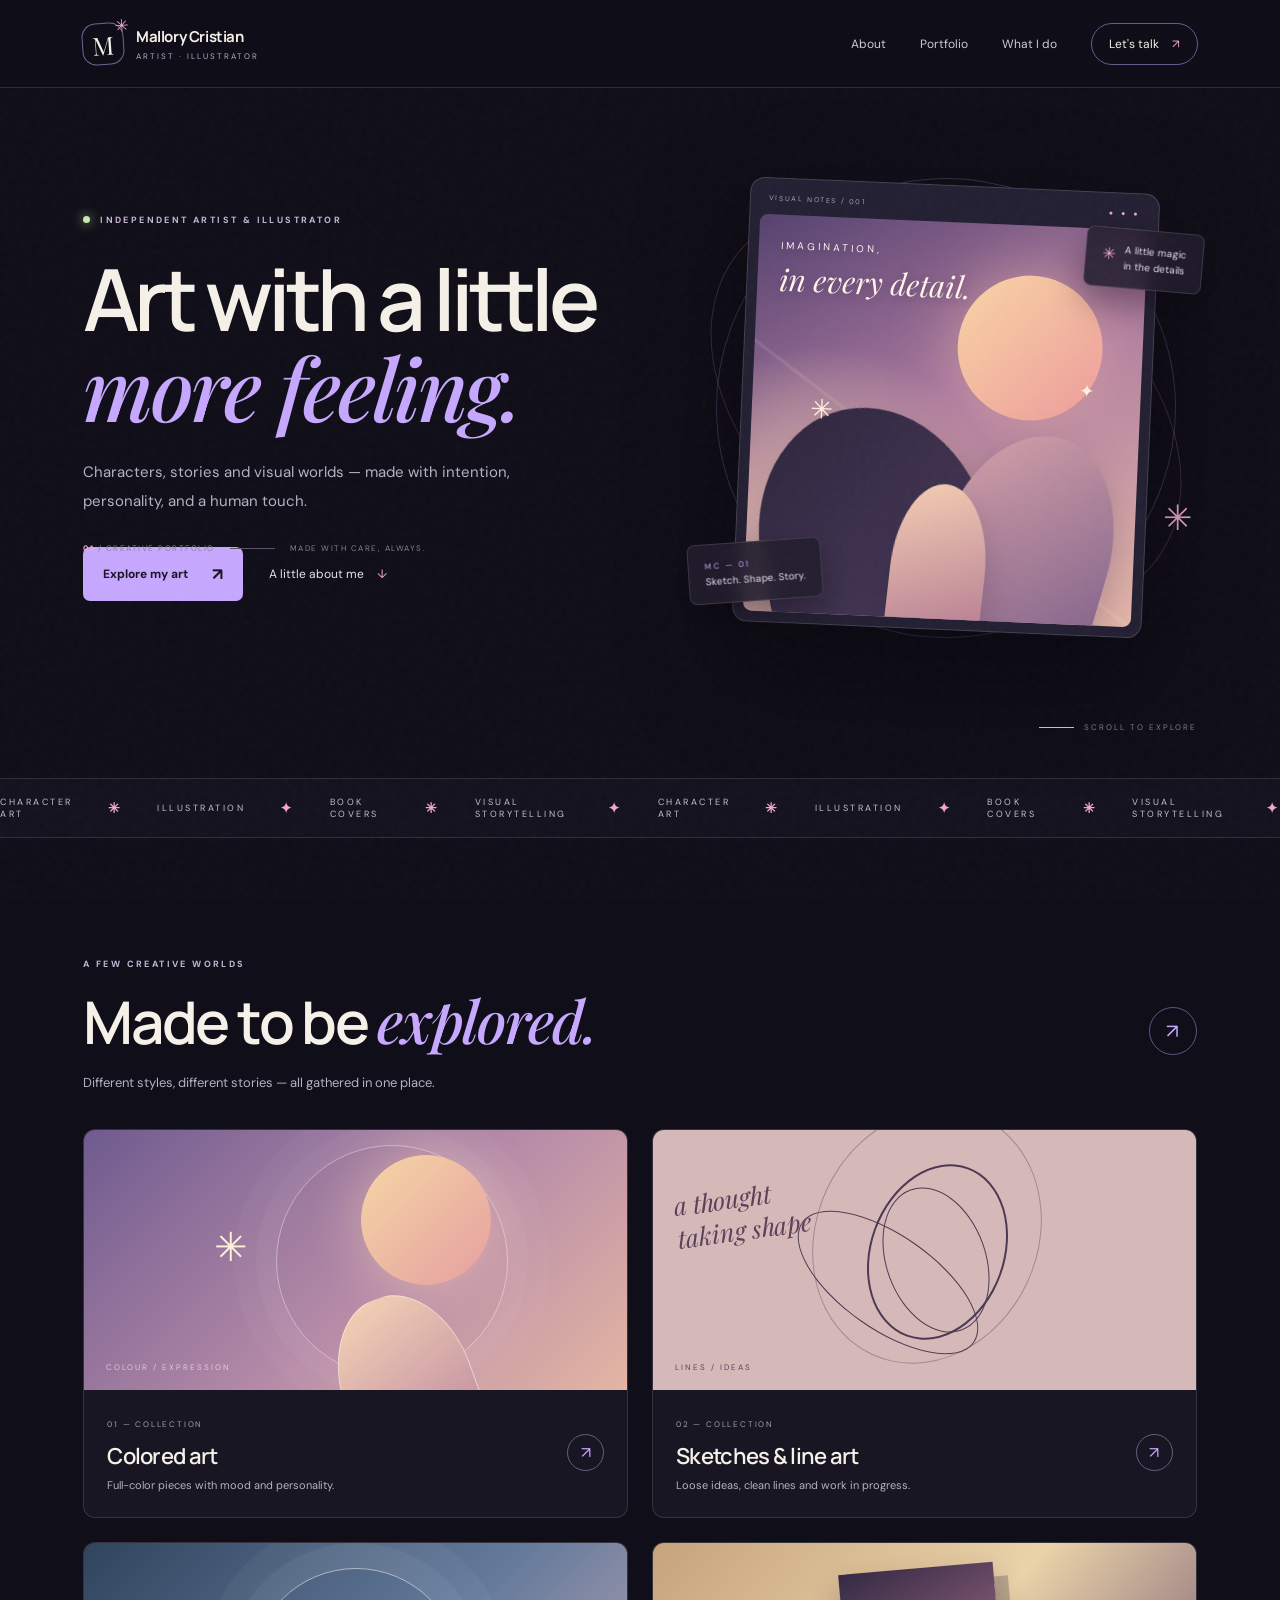
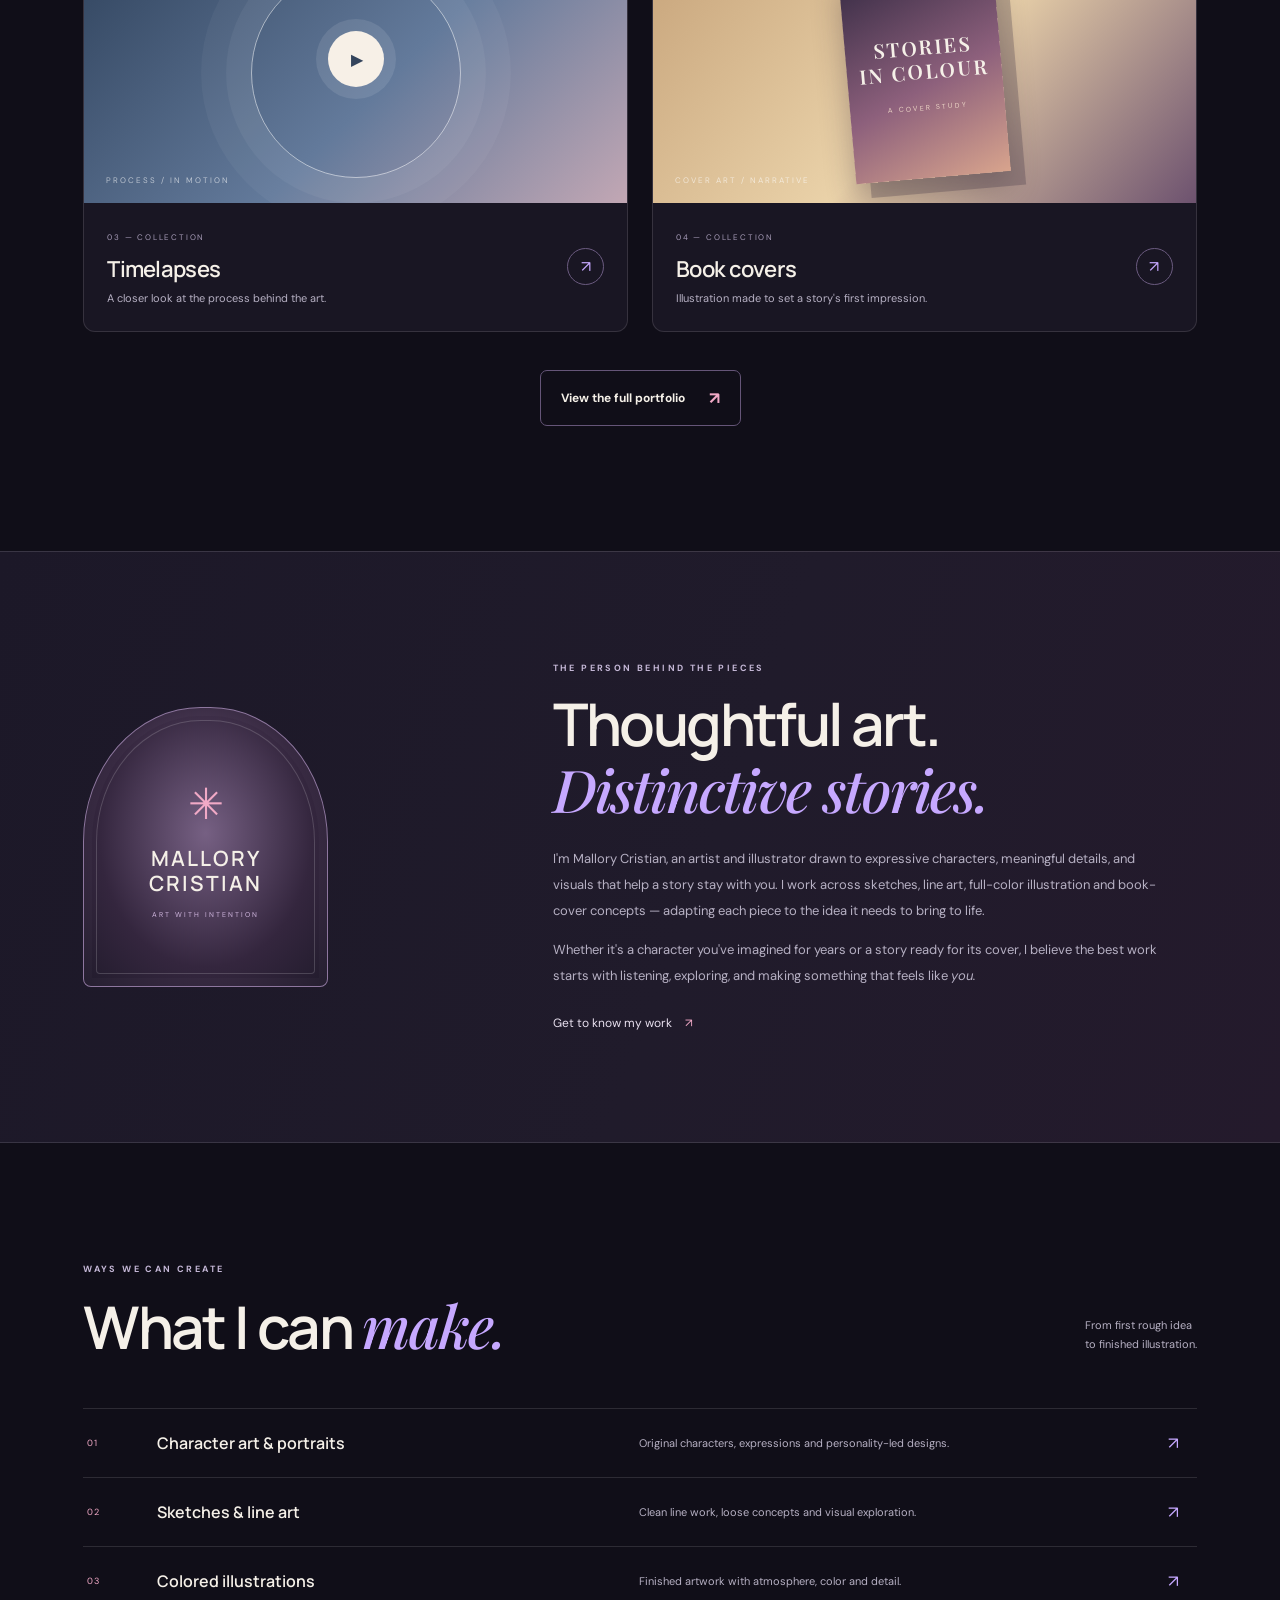
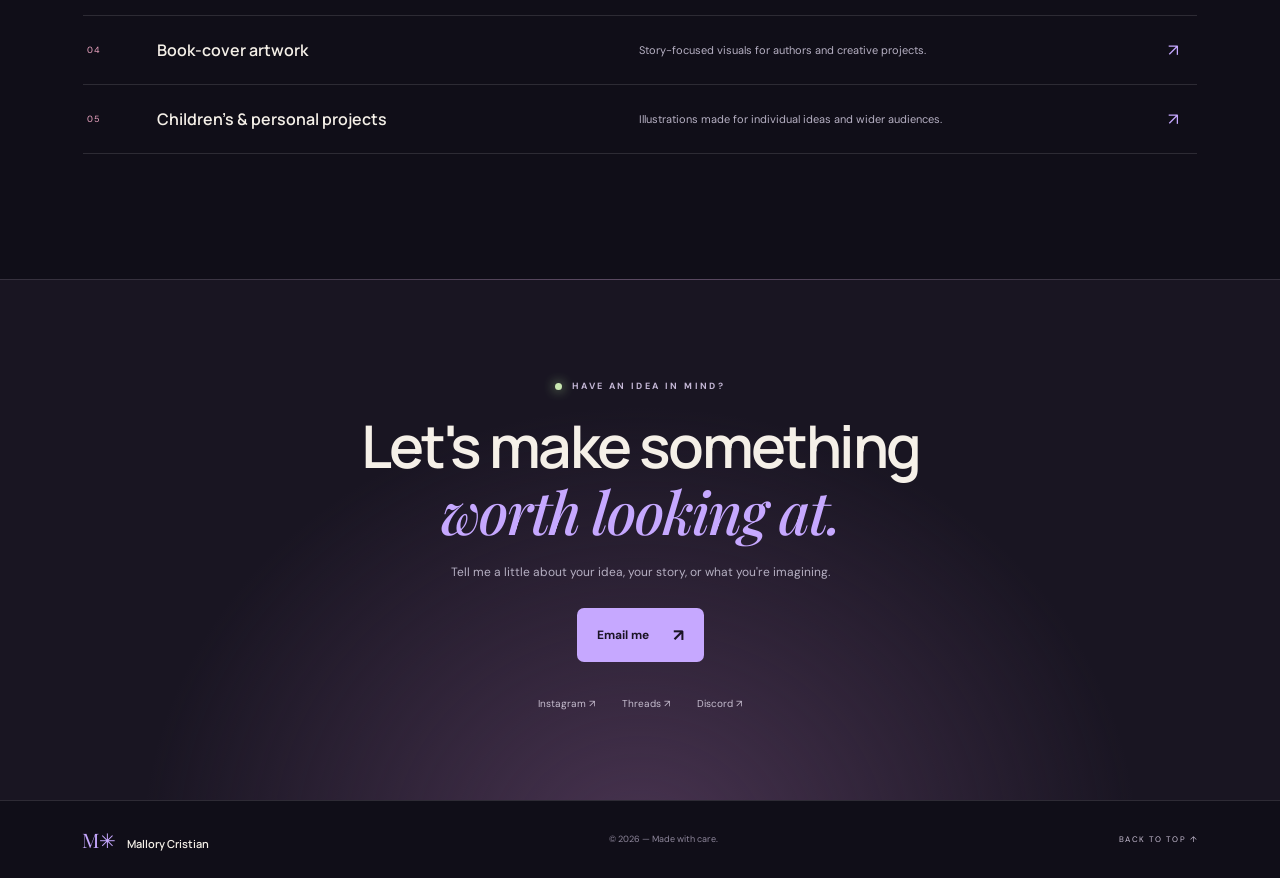
<file: index.html>
<!doctype html>
<html lang="en">
<head>
<meta charset="utf-8"><meta name="viewport" content="width=device-width, initial-scale=1">
<meta name="theme-color" content="#100e18">
<meta name="description" content="Mallory Cristian — artist and illustrator creating character art, expressive sketches, colored illustrations and book-cover artwork.">
<title>Mallory Cristian — Artist & Illustrator</title>
<link rel="preconnect" href="https://fonts.googleapis.com"><link rel="preconnect" href="https://fonts.gstatic.com" crossorigin>
<link href="https://fonts.googleapis.com/css2?family=DM+Sans:wght@400;500;600;700&family=Manrope:wght@400;500;600;700;800&family=Playfair+Display:ital,wght@0,500;0,600;0,700;1,500;1,600&display=swap" rel="stylesheet">
<link rel="stylesheet" href="styles.css">
</head>
<body>
<div class="noise"></div><div class="cursor-glow" aria-hidden="true"></div>
<header class="topbar"><a class="brand" href="index.html" aria-label="Mallory Cristian home"><span class="brand-mark">M<span>✳</span></span><span class="brand-copy"><b>Mallory Cristian</b><small>ARTIST <i>·</i> ILLUSTRATOR</small></span></a>
<button class="menu-toggle" aria-label="Open menu" aria-expanded="false"><span></span><span></span></button>
<nav class="nav"><a href="#about">About</a><a href="gallery.html">Portfolio</a><a href="#services">What I do</a><a class="nav-cta" href="#contact">Let's talk <span>↗</span></a></nav></header>
<main>
<section class="hero section-wrap">
<div class="hero-copy reveal"><div class="eyebrow"><span class="status-dot"></span> INDEPENDENT ARTIST & ILLUSTRATOR</div>
<h1>Art with a little<br><em>more feeling.</em></h1>
<p class="hero-intro">Characters, stories and visual worlds — made with intention, personality, and a human touch.</p>
<div class="hero-actions"><a class="button button-primary magnetic" href="gallery.html">Explore my art <span>↗</span></a><a class="text-link" href="#about">A little about me <span>↓</span></a></div>
<div class="hero-meta"><span><b>01</b> / CREATIVE PORTFOLIO</span><span class="meta-line"></span><span>MADE WITH CARE, ALWAYS.</span></div></div>
<div class="hero-art reveal"><div class="orbit orbit-one"></div><div class="orbit orbit-two"></div><div class="art-window"><div class="art-window-top"><span>VISUAL NOTES / 001</span><span class="window-dots">● ● ●</span></div><div class="abstract-art"><div class="sun"></div><div class="shape shape-a"></div><div class="shape shape-b"></div><div class="shape shape-c"></div><div class="spark spark-a">✳</div><div class="spark spark-b">✦</div><div class="art-caption"><span>IMAGINATION,</span><em>in every detail.</em></div></div></div><div class="float-note note-top"><span>✳</span> A little magic<br>in the details</div><div class="float-note note-bottom"><span class="note-index">MC — 01</span><br>Sketch. Shape. Story.</div><div class="hero-star">✳</div></div>
<div class="scroll-hint"><span></span> SCROLL TO EXPLORE</div>
</section>
<section class="ticker" aria-label="Creative services"><div class="ticker-track"><span>CHARACTER ART</span><b>✳</b><span>ILLUSTRATION</span><b>✦</b><span>BOOK COVERS</span><b>✳</b><span>VISUAL STORYTELLING</span><b>✦</b><span>CHARACTER ART</span><b>✳</b><span>ILLUSTRATION</span><b>✦</b><span>BOOK COVERS</span><b>✳</b><span>VISUAL STORYTELLING</span><b>✦</b></div></section>
<section class="section-wrap portfolio-preview" id="portfolio"><div class="section-heading reveal"><div><div class="eyebrow">A FEW CREATIVE WORLDS</div><h2>Made to be <em>explored.</em></h2></div><a class="round-link" href="gallery.html" aria-label="Explore all artwork">↗</a></div>
<p class="section-lead reveal">Different styles, different stories — all gathered in one place.</p>
<div class="collection-grid">
<a class="collection-card card-lilac reveal" href="gallery.html#colored"><div class="collection-visual visual-colored"><div class="visual-ring"></div><span class="visual-star">✳</span><span class="visual-label">COLOUR / EXPRESSION</span></div><div class="collection-info"><div><span class="collection-no">01 — COLLECTION</span><h3>Colored art</h3><p>Full-color pieces with mood and personality.</p></div><span class="arrow-circle">↗</span></div></a>
<a class="collection-card card-rose reveal" href="gallery.html#sketches"><div class="collection-visual visual-sketch"><div class="sketch-line line-one"></div><div class="sketch-line line-two"></div><div class="sketch-line line-three"></div><span class="sketch-note">a thought<br>taking shape</span><span class="visual-label">LINES / IDEAS</span></div><div class="collection-info"><div><span class="collection-no">02 — COLLECTION</span><h3>Sketches & line art</h3><p>Loose ideas, clean lines and work in progress.</p></div><span class="arrow-circle">↗</span></div></a>
<a class="collection-card card-blue reveal" href="gallery.html#timelapses"><div class="collection-visual visual-time"><div class="time-play">▶</div><div class="time-rings"></div><span class="visual-label">PROCESS / IN MOTION</span></div><div class="collection-info"><div><span class="collection-no">03 — COLLECTION</span><h3>Timelapses</h3><p>A closer look at the process behind the art.</p></div><span class="arrow-circle">↗</span></div></a>
<a class="collection-card card-gold reveal" href="gallery.html#covers"><div class="collection-visual visual-cover"><div class="cover-mock"><span>STORIES<br>IN COLOUR</span><small>A COVER STUDY</small></div><span class="visual-label">COVER ART / NARRATIVE</span></div><div class="collection-info"><div><span class="collection-no">04 — COLLECTION</span><h3>Book covers</h3><p>Illustration made to set a story's first impression.</p></div><span class="arrow-circle">↗</span></div></a>
</div><div class="center-cta reveal"><a class="button button-outline" href="gallery.html">View the full portfolio <span>↗</span></a></div></section>
<section class="about-band" id="about"><div class="section-wrap about-layout"><div class="about-stamp reveal"><span class="stamp-star">✳</span><span>MALLORY<br>CRISTIAN</span><small>ART WITH INTENTION</small></div><div class="about-copy reveal"><div class="eyebrow">THE PERSON BEHIND THE PIECES</div><h2>Thoughtful art.<br><em>Distinctive stories.</em></h2><p>I'm Mallory Cristian, an artist and illustrator drawn to expressive characters, meaningful details, and visuals that help a story stay with you. I work across sketches, line art, full-color illustration and book-cover concepts — adapting each piece to the idea it needs to bring to life.</p><p>Whether it's a character you've imagined for years or a story ready for its cover, I believe the best work starts with listening, exploring, and making something that feels like <em>you.</em></p><a class="text-link" href="gallery.html">Get to know my work <span>↗</span></a></div></div></section>
<section class="section-wrap services" id="services"><div class="section-heading reveal"><div><div class="eyebrow">WAYS WE CAN CREATE</div><h2>What I can <em>make.</em></h2></div><p class="heading-side">From first rough idea<br>to finished illustration.</p></div><div class="service-list reveal"><div><span>01</span><h3>Character art & portraits</h3><p>Original characters, expressions and personality-led designs.</p><b>↗</b></div><div><span>02</span><h3>Sketches & line art</h3><p>Clean line work, loose concepts and visual exploration.</p><b>↗</b></div><div><span>03</span><h3>Colored illustrations</h3><p>Finished artwork with atmosphere, color and detail.</p><b>↗</b></div><div><span>04</span><h3>Book-cover artwork</h3><p>Story-focused visuals for authors and creative projects.</p><b>↗</b></div><div><span>05</span><h3>Children's & personal projects</h3><p>Illustrations made for individual ideas and wider audiences.</p><b>↗</b></div></div></section>
<section class="contact-section" id="contact"><div class="section-wrap contact-inner reveal"><div class="eyebrow"><span class="status-dot"></span> HAVE AN IDEA IN MIND?</div><h2>Let's make something<br><em>worth looking at.</em></h2><p>Tell me a little about your idea, your story, or what you're imagining.</p><a class="button button-primary" href="mailto:mallorycristian0007@gmail.com">Email me <span>↗</span></a><div class="social-links"><a href="https://www.instagram.com/artby._mallory/" target="_blank" rel="noopener noreferrer">Instagram ↗</a><a href="https://www.threads.com/@artby._mallory" target="_blank" rel="noopener noreferrer">Threads ↗</a><a href="https://discord.com/users/1522704598056440056" target="_blank" rel="noopener noreferrer">Discord ↗</a></div></div></section>
</main><footer class="footer"><a class="footer-brand" href="index.html">M✳ <span>Mallory Cristian</span></a><span>© <span id="year"></span> — Made with care.</span><a href="#top" class="back-top">BACK TO TOP ↑</a></footer>

<script src="script.js"></script>

<!-- Cloudflare Web Analytics -->
<script type='module' src='https://static.cloudflareinsights.com/beacon.min.js' data-cf-beacon='{"token": "8457ed9ce5dd4b9ba5b7d2e2c63f7cf0"}'></script>
<!-- End Cloudflare Web Analytics -->

</body>
</html>
</file>
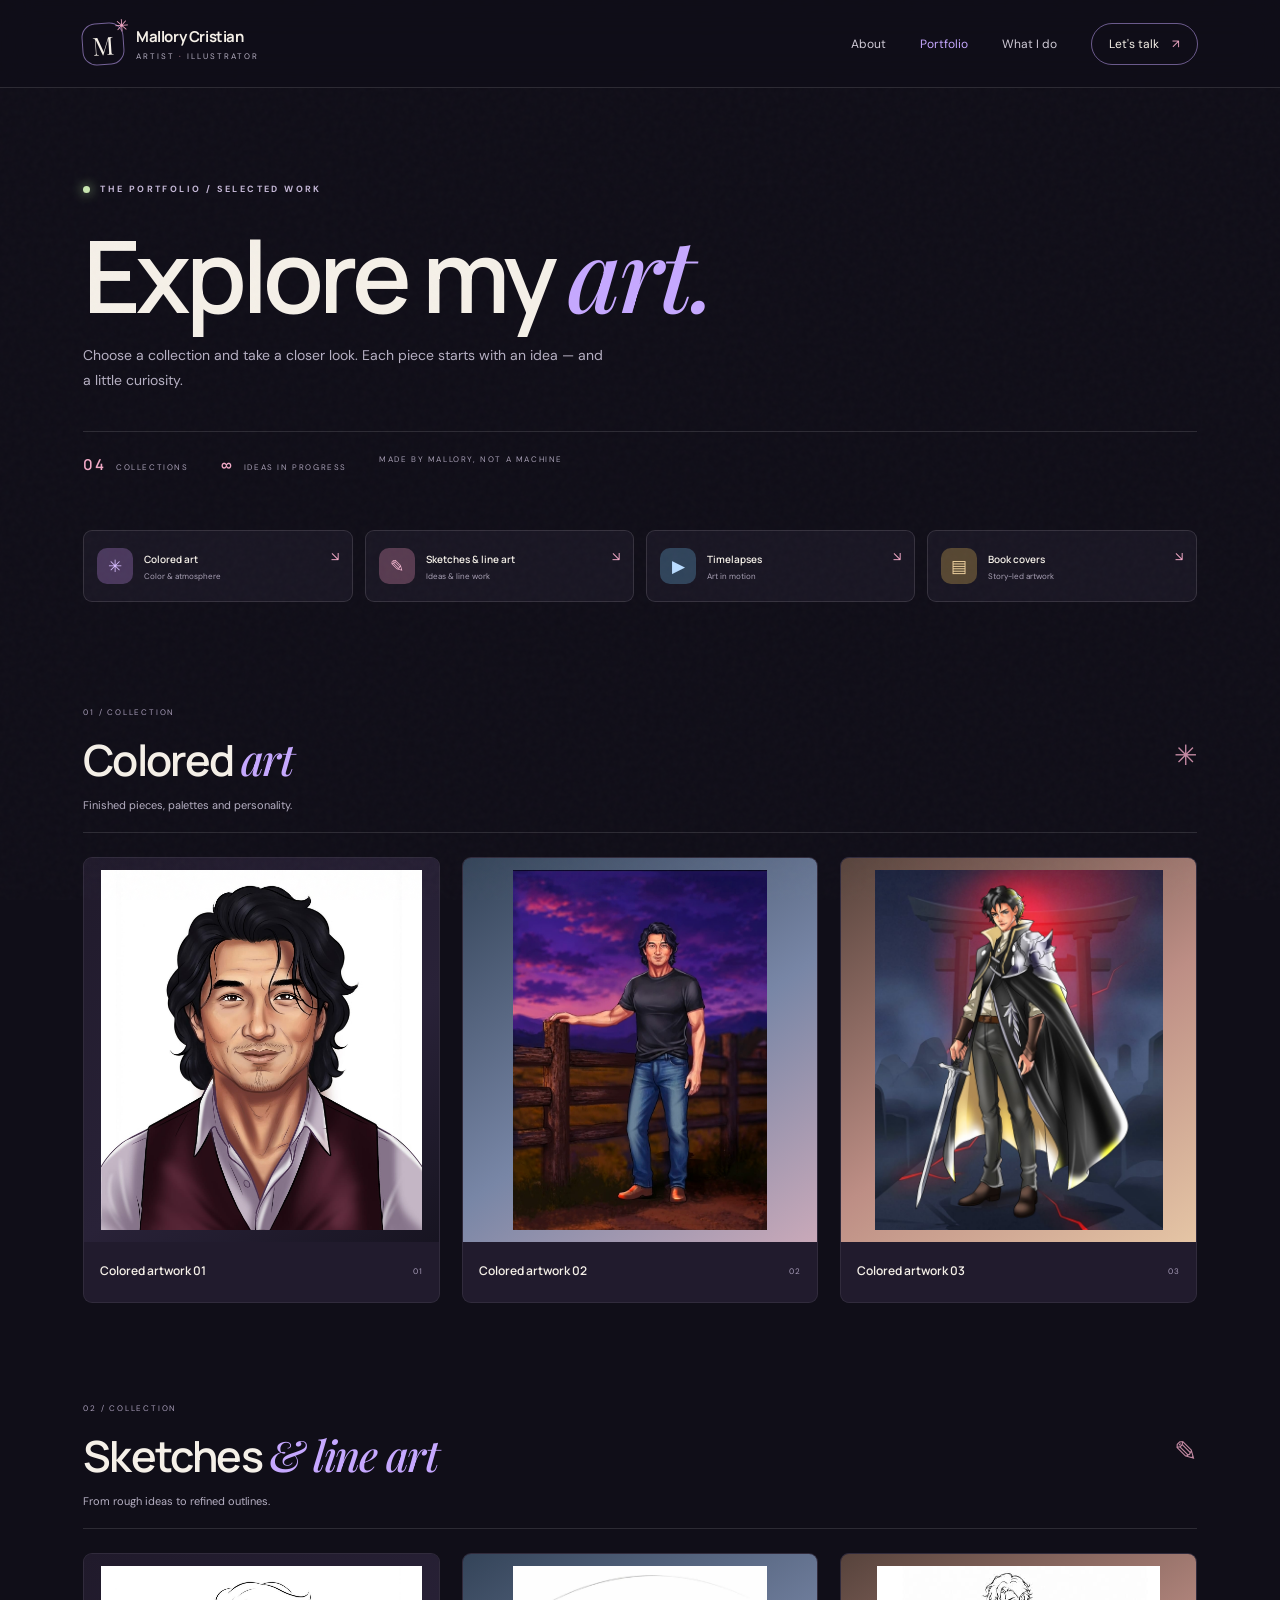
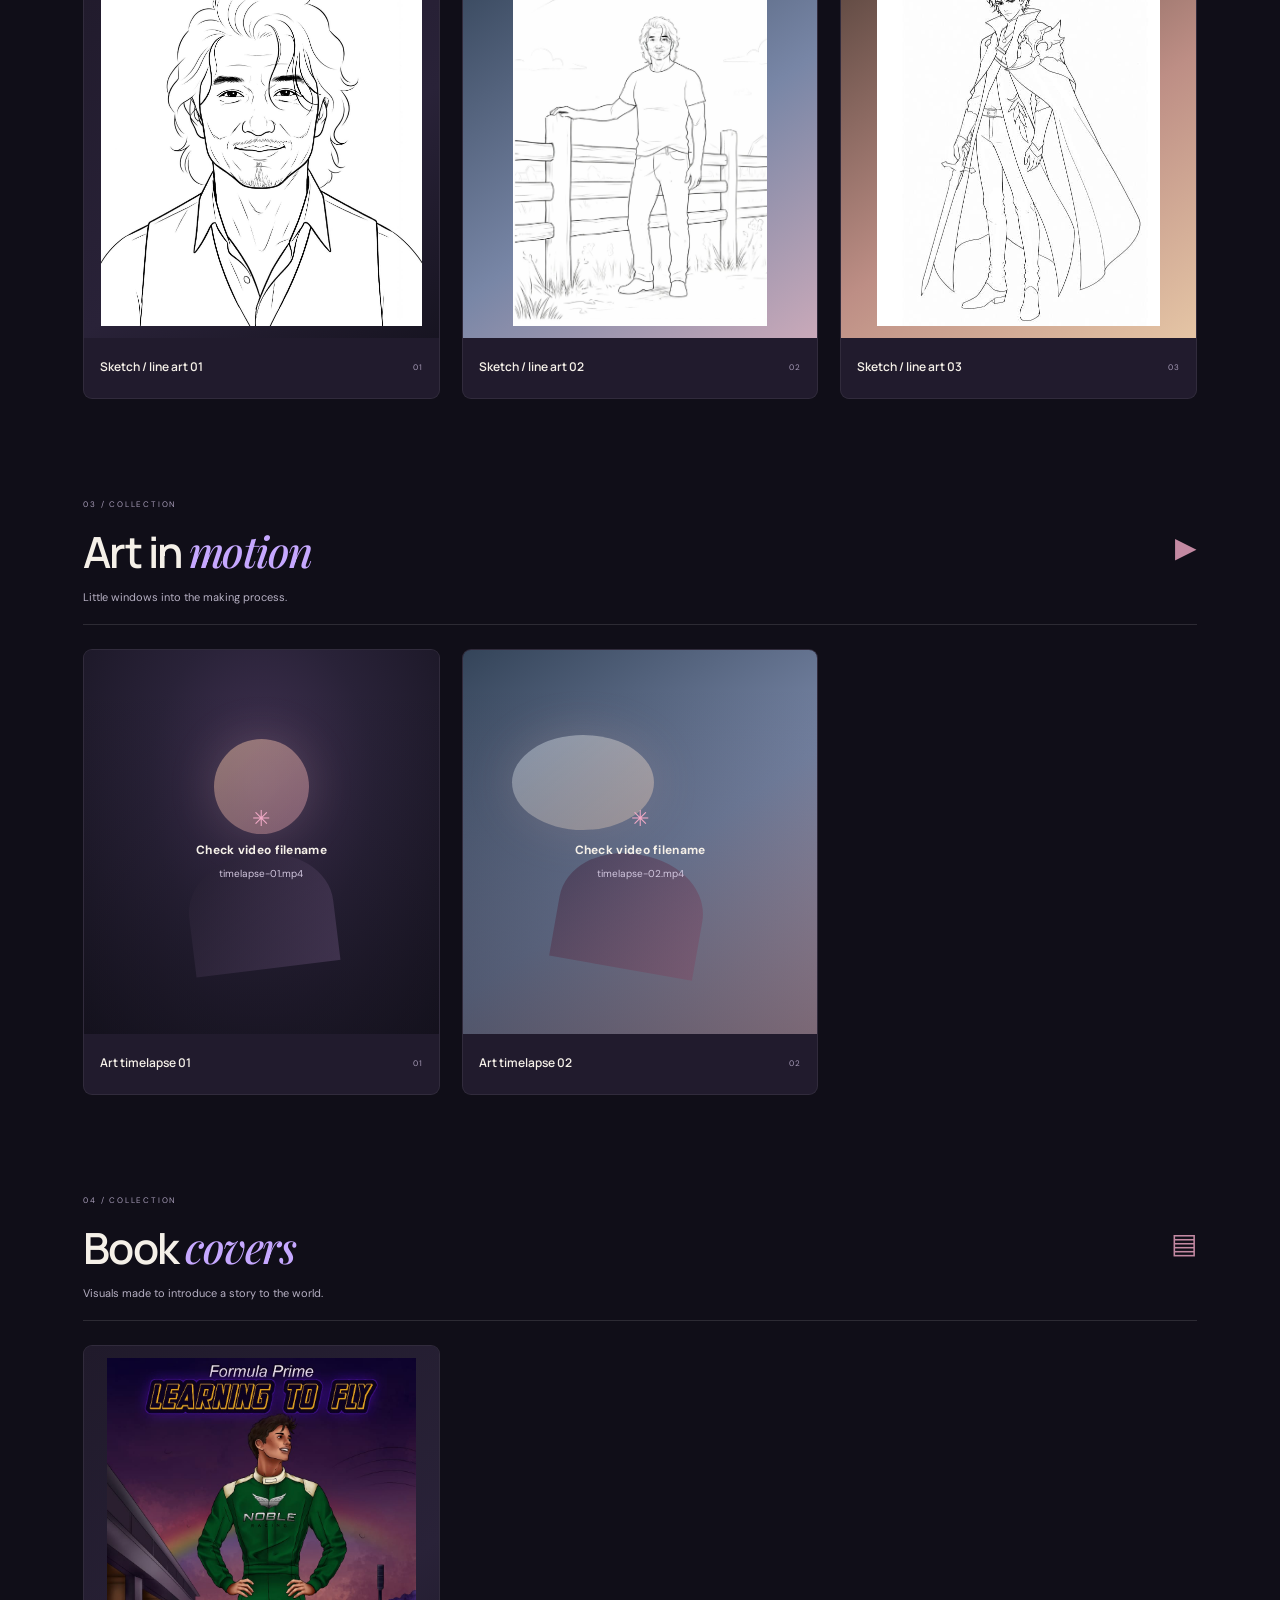
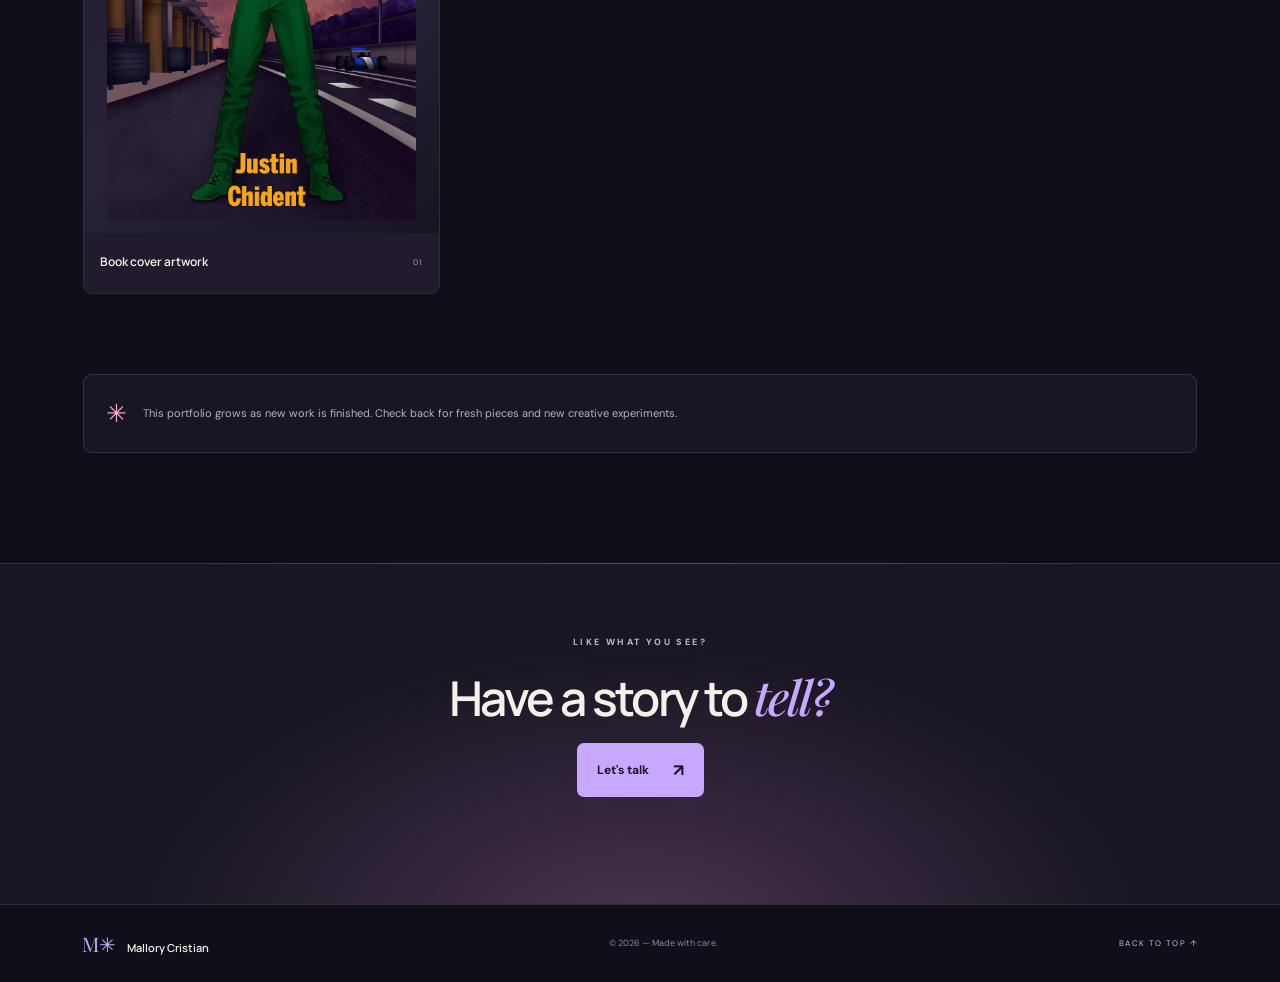
<file: gallery.html>
<!doctype html>
<html lang="en"><head><meta charset="utf-8"><meta name="viewport" content="width=device-width, initial-scale=1"><meta name="theme-color" content="#100e18"><meta name="description" content="Explore the art portfolio of Mallory Cristian — colored art, sketches, timelapses and book-cover artwork."><title>Explore the Art — Mallory Cristian</title><link rel="preconnect" href="https://fonts.googleapis.com"><link rel="preconnect" href="https://fonts.gstatic.com" crossorigin><link href="https://fonts.googleapis.com/css2?family=DM+Sans:wght@400;500;600;700&family=Manrope:wght@400;500;600;700;800&family=Playfair+Display:ital,wght@0,500;0,600;0,700;1,500;1,600&display=swap" rel="stylesheet"><link rel="stylesheet" href="styles.css"></head>
<body><div class="noise"></div><div class="cursor-glow" aria-hidden="true"></div><header class="topbar"><a class="brand" href="index.html"><span class="brand-mark">M<span>✳</span></span><span class="brand-copy"><b>Mallory Cristian</b><small>ARTIST <i>·</i> ILLUSTRATOR</small></span></a><button class="menu-toggle" aria-label="Open menu" aria-expanded="false"><span></span><span></span></button><nav class="nav"><a href="index.html#about">About</a><a href="gallery.html" class="active">Portfolio</a><a href="index.html#services">What I do</a><a class="nav-cta" href="index.html#contact">Let's talk <span>↗</span></a></nav></header>
<main class="gallery-page"><section class="gallery-hero section-wrap"><div class="eyebrow reveal"><span class="status-dot"></span> THE PORTFOLIO / SELECTED WORK</div><h1 class="reveal">Explore my <em>art.</em></h1><p class="gallery-intro reveal">Choose a collection and take a closer look. Each piece starts with an idea — and a little curiosity.</p><div class="gallery-stats reveal"><span><b>04</b> COLLECTIONS</span><span><b>∞</b> IDEAS IN PROGRESS</span><span>MADE BY MALLORY, NOT A MACHINE</span></div></section>
<section class="section-wrap gallery-content"><div class="folder-nav reveal"><a href="#colored"><span class="folder-icon folder-purple">✳</span><span><b>Colored art</b><small>Color & atmosphere</small></span><span class="folder-arrow">↘</span></a><a href="#sketches"><span class="folder-icon folder-pink">✎</span><span><b>Sketches & line art</b><small>Ideas & line work</small></span><span class="folder-arrow">↘</span></a><a href="#timelapses"><span class="folder-icon folder-blue">▶</span><span><b>Timelapses</b><small>Art in motion</small></span><span class="folder-arrow">↘</span></a><a href="#covers"><span class="folder-icon folder-gold">▤</span><span><b>Book covers</b><small>Story-led artwork</small></span><span class="folder-arrow">↘</span></a></div>
<div class="gallery-section" id="colored"><div class="gallery-section-heading reveal"><div><span class="collection-no">01 / COLLECTION</span><h2>Colored <em>art</em></h2><p>Finished pieces, palettes and personality.</p></div><span class="section-symbol">✳</span></div><div class="art-grid" id="coloredGrid"></div></div>
<div class="gallery-section" id="sketches"><div class="gallery-section-heading reveal"><div><span class="collection-no">02 / COLLECTION</span><h2>Sketches <em>& line art</em></h2><p>From rough ideas to refined outlines.</p></div><span class="section-symbol">✎</span></div><div class="art-grid" id="sketchGrid"></div></div>
<div class="gallery-section" id="timelapses"><div class="gallery-section-heading reveal"><div><span class="collection-no">03 / COLLECTION</span><h2>Art in <em>motion</em></h2><p>Little windows into the making process.</p></div><span class="section-symbol">▶</span></div><div class="art-grid" id="timelapseGrid"></div></div>
<div class="gallery-section" id="covers"><div class="gallery-section-heading reveal"><div><span class="collection-no">04 / COLLECTION</span><h2>Book <em>covers</em></h2><p>Visuals made to introduce a story to the world.</p></div><span class="section-symbol">▤</span></div><div class="art-grid cover-grid" id="coverGrid"></div></div>
<div class="gallery-note reveal"><span>✳</span><p>This portfolio grows as new work is finished. Check back for fresh pieces and new creative experiments.</p></div></section>
<section class="contact-section compact-contact"><div class="section-wrap contact-inner reveal"><div class="eyebrow">LIKE WHAT YOU SEE?</div><h2>Have a story to <em>tell?</em></h2><a class="button button-primary" href="index.html#contact">Let's talk <span>↗</span></a></div></section></main><footer class="footer"><a class="footer-brand" href="index.html">M✳ <span>Mallory Cristian</span></a><span>© <span id="year"></span> — Made with care.</span><a href="#" class="back-top">BACK TO TOP ↑</a></footer><div class="lightbox" id="lightbox" aria-hidden="true"><button class="lightbox-close" aria-label="Close artwork">×</button><div class="lightbox-content"></div><p class="lightbox-caption"></p></div><script src="script.js"></script></body></html>
</file>
<file: styles.css>
:root{--bg:#100e18;--bg2:#171421;--panel:#1b1828;--cream:#f5f0e8;--muted:#b6b0c3;--lilac:#c6a8ff;--rose:#f1a9c6;--gold:#e6c58d;--blue:#9dc9ef;--line:rgba(245,240,248,.13);--sans:'DM Sans',sans-serif;--display:'Manrope',sans-serif;--serif:'Playfair Display',serif}*{box-sizing:border-box}html{scroll-behavior:smooth;scroll-padding-top:90px}body{margin:0;background:var(--bg);color:var(--cream);font-family:var(--sans);overflow-x:hidden}a{color:inherit;text-decoration:none}button{font:inherit}.noise{position:fixed;inset:0;pointer-events:none;z-index:10;opacity:.035;background-image:url("data:image/svg+xml,%3Csvg viewBox='0 0 180 180' xmlns='http://www.w3.org/2000/svg'%3E%3Cfilter id='n'%3E%3CfeTurbulence type='fractalNoise' baseFrequency='.85' numOctaves='3' stitchTiles='stitch'/%3E%3C/filter%3E%3Crect width='100%25' height='100%25' filter='url(%23n)' opacity='.7'/%3E%3C/svg%3E")}.cursor-glow{position:fixed;z-index:0;width:380px;height:380px;border-radius:50%;pointer-events:none;background:radial-gradient(circle,rgba(155,119,224,.095),transparent 68%);transform:translate(-50%,-50%);opacity:0;transition:opacity .3s}.topbar{height:88px;padding:0 6.4%;display:flex;align-items:center;justify-content:space-between;border-bottom:1px solid var(--line);position:sticky;top:0;background:rgba(16,14,24,.84);backdrop-filter:blur(18px);z-index:20}.brand{display:flex;align-items:center;gap:12px}.brand-mark{display:grid;place-items:center;position:relative;width:42px;height:42px;border:1px solid rgba(198,168,255,.55);border-radius:14px;font-family:var(--serif);font-size:25px;color:var(--cream);transform:rotate(-4deg)}.brand-mark span{position:absolute;right:-7px;top:-8px;color:var(--rose);font:17px var(--sans);animation:slowSpin 12s linear infinite}.brand-copy{display:flex;flex-direction:column;gap:4px}.brand-copy b{font:700 15px var(--display);letter-spacing:-.4px}.brand-copy small{font-size:8px;letter-spacing:2px;color:var(--muted)}.brand-copy i{color:var(--rose);font-style:normal}.nav{display:flex;align-items:center;gap:34px;font-size:12px;color:#d0cbd7}.nav>a:not(.nav-cta){transition:color .25s}.nav>a:not(.nav-cta):hover,.nav .active{color:var(--lilac)}.nav-cta{padding:12px 17px;border:1px solid rgba(198,168,255,.5);border-radius:99px;color:var(--cream);transition:.3s}.nav-cta span{color:var(--rose);margin-left:10px}.nav-cta:hover{background:var(--lilac);color:#191321;transform:translateY(-2px)}.menu-toggle{display:none;background:none;border:0}.section-wrap{width:min(1180px,87%);margin:auto}.hero{min-height:690px;display:grid;grid-template-columns:1.04fr .96fr;align-items:center;gap:6%;position:relative;padding-top:54px;padding-bottom:105px}.eyebrow{font-size:9px;letter-spacing:2.4px;font-weight:700;color:#c5b8d7;display:flex;align-items:center;gap:10px}.status-dot{display:inline-block;width:7px;height:7px;border-radius:50%;background:#c9e7b1;box-shadow:0 0 12px #a9d78e}.hero h1,.gallery-hero h1{font:600 clamp(55px,6.7vw,91px)/1.03 var(--display);letter-spacing:-5px;margin:29px 0 24px}.hero h1 em,.section-heading h2 em,.about-copy h2 em,.contact-inner h2 em,.gallery-hero h1 em,.gallery-section-heading h2 em{font-family:var(--serif);font-weight:500;color:var(--lilac);letter-spacing:-3px}.hero-intro{font-size:15px;line-height:1.9;color:var(--muted);max-width:430px}.hero-actions{display:flex;align-items:center;gap:26px;margin-top:32px}.button{display:inline-flex;align-items:center;gap:24px;padding:16px 20px;border-radius:7px;font-size:12px;font-weight:700;transition:transform .3s,box-shadow .3s,background .3s}.button span{font-size:17px}.button-primary{background:var(--lilac);color:#1a1424;box-shadow:0 0 0 rgba(198,168,255,0)}.button-primary:hover{transform:translateY(-4px);box-shadow:0 12px 35px rgba(198,168,255,.2);background:#d5c0ff}.text-link{font-size:12px;color:#e8e0ef;display:inline-flex;gap:13px;align-items:center}.text-link span{color:var(--rose);transition:transform .3s}.text-link:hover span{transform:translate(4px,-2px)}.hero-meta{position:absolute;bottom:48px;left:0;display:flex;align-items:center;gap:15px;color:#888194;font-size:8px;letter-spacing:1.5px}.hero-meta b{color:var(--rose)}.meta-line{width:45px;height:1px;background:#5d526d}.hero-art{position:relative;min-height:475px;display:grid;place-items:center;perspective:900px}.art-window{width:min(410px,90%);height:445px;padding:10px;background:#242033;border:1px solid rgba(255,255,255,.15);border-radius:15px;box-shadow:0 40px 100px #05040a88;transform:rotate(2.5deg);animation:floatFrame 7s ease-in-out infinite;position:relative;z-index:2}.art-window-top{height:26px;display:flex;align-items:center;justify-content:space-between;padding:0 8px 8px;color:#a8a0b6;font-size:7px;letter-spacing:1.6px}.window-dots{color:var(--rose);letter-spacing:3px}.abstract-art{height:calc(100% - 26px);border-radius:8px;overflow:hidden;position:relative;background:linear-gradient(150deg,#55426f 0%,#aa789f 46%,#e4b7a8 100%)}.abstract-art:before{content:"";position:absolute;inset:0;background:radial-gradient(ellipse at 20% 80%,#e5c3a9 0,transparent 42%),linear-gradient(35deg,transparent 40%,rgba(255,255,255,.13) 40.5%,transparent 41%)}.sun{position:absolute;width:145px;height:145px;border-radius:50%;background:linear-gradient(135deg,#f9d5a5,#ed9c9c);right:40px;top:50px;box-shadow:0 0 65px #f2b7a588;animation:breathe 5s ease-in-out infinite}.shape{position:absolute;filter:drop-shadow(0 18px 20px #2d173a44)}.shape-a{width:230px;height:280px;left:15px;bottom:-70px;border-radius:48% 52% 10% 10%;background:linear-gradient(145deg,#2d253c,#4e3d60);transform:rotate(-14deg)}.shape-b{width:170px;height:250px;right:25px;bottom:-60px;border-radius:52% 48% 8% 8%;background:linear-gradient(135deg,#d8a3a9,#775b88);transform:rotate(14deg)}.shape-c{width:95px;height:175px;left:145px;bottom:-40px;border-radius:50% 50% 12% 12%;background:linear-gradient(160deg,#f5d0b3,#ad718f);transform:rotate(4deg)}.spark{position:absolute;color:#fff1db;font-size:27px;animation:twinkle 3s ease-in-out infinite}.spark-a{top:44%;left:15%}.spark-b{right:12%;top:38%;font-size:18px;animation-delay:1s}.art-caption{position:absolute;left:22px;top:24px;display:flex;flex-direction:column;color:#fff4e9;font-size:10px;letter-spacing:3px;text-shadow:0 2px 10px #3b234e55}.art-caption em{font:italic 30px var(--serif);letter-spacing:0;margin-top:7px}.orbit{position:absolute;border:1px solid rgba(198,168,255,.23);border-radius:50%;width:460px;height:460px;transform:rotate(-25deg)}.orbit-two{width:520px;height:350px;transform:rotate(35deg);border-color:rgba(241,169,198,.2)}.float-note{position:absolute;z-index:3;background:#211c2cdd;backdrop-filter:blur(10px);border:1px solid rgba(255,255,255,.12);border-radius:8px;padding:13px 16px;font-size:10px;line-height:1.6;color:#e8dfee;box-shadow:0 15px 35px #05040a55}.note-top{right:-6px;top:60px;transform:rotate(5deg)}.note-top span{color:var(--rose);font-size:16px;float:left;margin-right:9px}.note-bottom{left:-6px;bottom:44px;transform:rotate(-4deg)}.note-index{font-size:8px;letter-spacing:2px;color:var(--lilac)}.hero-star{position:absolute;right:1%;bottom:22%;color:var(--rose);font-size:35px;animation:slowSpin 18s linear infinite}.scroll-hint{position:absolute;right:0;bottom:46px;display:flex;align-items:center;gap:10px;color:#7f788d;font-size:8px;letter-spacing:2px}.scroll-hint span{width:35px;height:1px;background:var(--rose)}.ticker{overflow:hidden;border-top:1px solid var(--line);border-bottom:1px solid var(--line);background:#15121f;padding:17px 0}.ticker-track{display:flex;align-items:center;justify-content:space-around;gap:35px;min-width:900px;animation:marquee 32s linear infinite;font-size:9px;letter-spacing:2.5px;color:#c6bfce}.ticker-track b{font-size:14px;color:var(--rose)}.portfolio-preview{padding-top:120px;padding-bottom:125px}.section-heading{display:flex;justify-content:space-between;align-items:end}.section-heading h2,.about-copy h2,.contact-inner h2{font:600 clamp(37px,4.6vw,59px)/1.1 var(--display);letter-spacing:-2.6px;margin:18px 0 0}.section-heading h2 em,.about-copy h2 em,.contact-inner h2 em{letter-spacing:-2px}.round-link{width:48px;height:48px;display:grid;place-items:center;border:1px solid rgba(198,168,255,.45);border-radius:50%;font-size:20px;color:var(--lilac);transition:.3s}.round-link:hover{background:var(--lilac);color:var(--bg);transform:rotate(45deg)}.section-lead{color:var(--muted);font-size:13px;margin:19px 0 38px}.collection-grid{display:grid;grid-template-columns:repeat(2,minmax(0,1fr));gap:24px}.collection-card{min-width:0;display:block;border:1px solid var(--line);border-radius:12px;overflow:hidden;background:#191623;transition:transform .4s,border-color .4s,box-shadow .4s}.collection-card:hover{transform:translateY(-7px);border-color:#7f6b9d;box-shadow:0 25px 60px #05040a55}.collection-visual{height:260px;position:relative;overflow:hidden;isolation:isolate}.visual-label{position:absolute;left:22px;bottom:18px;font-size:8px;letter-spacing:2px;color:#fff9}.visual-colored{background:linear-gradient(135deg,#6f5b8f,#b68ba8 55%,#e4b5a3)}.visual-colored:before,.visual-colored:after{content:"";position:absolute;border-radius:50%;border:1px solid #fff6}.visual-colored:before{width:230px;height:230px;top:15px;right:22%;box-shadow:0 0 0 20px #ffffff08,0 0 0 42px #ffffff06}.visual-colored:after{width:130px;height:190px;background:linear-gradient(160deg,#f6d4b5,#b57f9e);right:28%;bottom:-95px;border-radius:48% 48% 0 0;transform:rotate(-20deg)}.visual-ring{position:absolute;width:130px;height:130px;border-radius:50%;background:linear-gradient(135deg,#f5d6a6,#e59f9f);right:25%;top:25px;box-shadow:0 0 55px #ffd6ba77}.visual-star{position:absolute;left:24%;top:35%;font-size:40px;color:#fff0d9;animation:twinkle 4s infinite}.visual-sketch{background:#d5b8b8}.visual-sketch:before{content:"";position:absolute;width:220px;height:260px;border:1px solid #58435b66;border-radius:50%;left:30%;top:-25px;transform:rotate(25deg)}.sketch-line{position:absolute;border:2px solid #4c3b52;border-radius:50%;width:135px;height:180px;left:40%;top:32px;transform:rotate(20deg)}.line-two{width:100px;height:150px;left:43%;top:55px;transform:rotate(-20deg);border-width:1px}.line-three{width:210px;height:95px;left:24%;top:105px;transform:rotate(35deg);border-width:1px}.sketch-note{position:absolute;top:50px;left:22px;font:italic 25px var(--serif);color:#59425a;transform:rotate(-8deg)}.visual-sketch .visual-label{color:#5b425b}.visual-time{background:linear-gradient(135deg,#31445e,#637a9b 55%,#c2a7b4)}.time-rings{position:absolute;width:210px;height:210px;border:1px solid #fff8;border-radius:50%;left:calc(50% - 105px);top:25px;box-shadow:0 0 0 25px #ffffff0c,0 0 0 50px #ffffff0a}.time-play{position:absolute;z-index:2;left:calc(50% - 28px);top:88px;width:56px;height:56px;border-radius:50%;display:grid;place-items:center;padding-left:3px;background:#f7f0e7;color:#34445c;box-shadow:0 0 0 12px #ffffff19}.visual-cover{background:linear-gradient(130deg,#c7a47b,#ead2a9 52%,#6d526f)}.cover-mock{position:absolute;width:155px;height:210px;top:25px;left:calc(50% - 77px);background:linear-gradient(155deg,#352a43,#8d607c 55%,#d8a48d);box-shadow:14px 15px 0 #372b3e44,0 15px 30px #30203355;display:flex;flex-direction:column;align-items:center;justify-content:center;text-align:center;gap:20px;transform:rotate(-5deg);transition:transform .5s}.collection-card:hover .cover-mock{transform:rotate(0deg) translateY(-5px)}.cover-mock span{font:600 20px/1.2 var(--serif);letter-spacing:2px}.cover-mock small{font-size:7px;letter-spacing:2px;color:#ead2c4}.collection-info{padding:21px 23px 23px;display:flex;align-items:center;justify-content:space-between;gap:15px}.collection-no{font-size:8px;letter-spacing:1.8px;color:#a69bb7}.collection-info h3{font:600 22px var(--display);letter-spacing:-.7px;margin:9px 0 6px}.collection-info p{font-size:11px;line-height:1.6;color:var(--muted);margin:0}.arrow-circle{flex-shrink:0;width:37px;height:37px;border-radius:50%;border:1px solid #6b5b80;display:grid;place-items:center;color:var(--lilac);transition:.3s}.collection-card:hover .arrow-circle{background:var(--lilac);color:var(--bg);transform:rotate(45deg)}.center-cta{text-align:center;margin-top:38px}.button-outline{border:1px solid #655578;color:var(--cream)}.button-outline span{color:var(--rose)}.button-outline:hover{background:#211a2d;transform:translateY(-3px)}.about-band{background:linear-gradient(110deg,#1c1828,#201b2b 55%,#241a2c);border-top:1px solid var(--line);border-bottom:1px solid var(--line);padding:110px 0}.about-layout{display:grid;grid-template-columns:.7fr 1.3fr;gap:11%;align-items:center}.about-stamp{width:245px;height:280px;border:1px solid #8e779f;border-radius:48% 48% 8px 8px;display:flex;flex-direction:column;align-items:center;justify-content:center;gap:14px;position:relative;background:radial-gradient(ellipse at 50% 45%,#766083 0,#34263e 62%,#211b2c 100%);box-shadow:inset 0 0 0 8px #ffffff05;transform:rotate(-3deg)}.about-stamp:after{content:"";position:absolute;inset:12px;border:1px solid #ffffff2b;border-radius:48% 48% 4px 4px}.stamp-star{font-size:43px;color:var(--rose);animation:slowSpin 18s linear infinite}.about-stamp>span:nth-child(2){font:600 21px/1.2 var(--display);text-align:center;letter-spacing:2px}.about-stamp small{font-size:7px;letter-spacing:2px;color:#d1b7df}.about-copy h2{margin-bottom:23px}.about-copy p{font-size:13px;line-height:2;color:var(--muted);max-width:620px}.about-copy .text-link{margin-top:13px}.services{padding-top:120px;padding-bottom:125px}.heading-side{font-size:11px;line-height:1.8;color:var(--muted);margin:0 0 5px}.service-list{margin-top:48px;border-top:1px solid var(--line)}.service-list>div{display:grid;grid-template-columns:50px 1fr 1.1fr 25px;align-items:center;gap:20px;padding:23px 4px;border-bottom:1px solid var(--line);transition:padding .3s,background .3s}.service-list>div:hover{padding-left:14px;padding-right:14px;background:#ffffff04}.service-list>div>span{font-size:9px;color:var(--rose);letter-spacing:1px}.service-list h3{font:600 16px var(--display);margin:0}.service-list p{font-size:11px;color:var(--muted);line-height:1.7;margin:0}.service-list b{font-size:17px;color:var(--lilac);font-weight:400}.contact-section{background:radial-gradient(ellipse at 50% 110%,#493451 0,transparent 55%),#191522;border-top:1px solid var(--line);text-align:center;padding:100px 0 90px}.contact-inner{display:flex;flex-direction:column;align-items:center}.contact-inner h2{margin:22px 0 18px}.contact-inner>p{font-size:12px;color:var(--muted);margin:0 0 28px}.contact-inner .button{margin-bottom:35px}.social-links{display:flex;gap:27px}.social-links a{font-size:10px;color:#c6bdcf;transition:color .25s}.social-links a:hover{color:var(--rose)}.footer{min-height:78px;padding:20px 6.4%;display:flex;justify-content:space-between;align-items:center;gap:20px;color:#8e879b;font-size:9px;border-top:1px solid var(--line)}.footer-brand{font:20px var(--serif);color:var(--lilac)}.footer-brand span{font:600 11px var(--display);color:var(--cream);margin-left:6px}.back-top{letter-spacing:1.4px;font-size:8px;color:#c9bfd4}.reveal{opacity:0;transform:translateY(24px);transition:opacity .8s ease,transform .8s cubic-bezier(.2,.7,.2,1)}.reveal.visible{opacity:1;transform:translateY(0)}.gallery-page{min-height:70vh}.gallery-hero{padding-top:95px;padding-bottom:55px}.gallery-hero h1{font-size:clamp(60px,8vw,100px);margin:25px 0 17px}.gallery-intro{max-width:520px;color:var(--muted);font-size:14px;line-height:1.8}.gallery-stats{display:flex;gap:32px;flex-wrap:wrap;margin-top:38px;padding-top:22px;border-top:1px solid var(--line);font-size:8px;letter-spacing:1.6px;color:#a79eb4}.gallery-stats b{color:var(--rose);font:600 15px var(--display);margin-right:7px}.gallery-content{padding-bottom:110px}.folder-nav{display:grid;grid-template-columns:repeat(4,minmax(0,1fr));gap:12px;margin-bottom:85px}.folder-nav>a{display:flex;align-items:center;gap:11px;padding:17px 13px;border:1px solid var(--line);border-radius:9px;background:#191623;transition:.3s;min-width:0}.folder-nav>a:hover{border-color:#927bb0;transform:translateY(-4px);background:#211a2c}.folder-icon{flex-shrink:0;width:36px;height:36px;border-radius:10px;display:grid;place-items:center;font-size:17px}.folder-purple{background:#4a385d;color:#d7bdff}.folder-pink{background:#583b50;color:#f4b7d1}.folder-blue{background:#30445b;color:#b9dcff}.folder-gold{background:#574732;color:#f1d4a0}.folder-nav b{display:block;font:600 10px var(--display);white-space:normal}.folder-nav small{display:block;color:#a9a1b6;font-size:8px;margin-top:5px}.folder-arrow{margin-left:auto;color:var(--rose);font-size:13px;align-self:flex-start}.gallery-section{padding-top:12px;margin-bottom:80px;scroll-margin-top:115px}.gallery-section-heading{display:flex;align-items:center;justify-content:space-between;border-bottom:1px solid var(--line);padding-bottom:20px;margin-bottom:24px}.gallery-section-heading h2{font:600 clamp(30px,4vw,43px) var(--display);letter-spacing:-1.8px;margin:9px 0}.gallery-section-heading h2 em{letter-spacing:-1.5px}.gallery-section-heading p{font-size:11px;color:var(--muted);margin:0}.section-symbol{font-size:28px;color:var(--rose);opacity:.8}.art-grid{display:grid;grid-template-columns:repeat(3,minmax(0,1fr));gap:19px}.art-card{position:relative;min-width:0;border-radius:9px;overflow:hidden;background:#211b2d;border:1px solid #ffffff12;cursor:zoom-in;transition:transform .35s,border-color .35s,box-shadow .35s}.art-card:hover{transform:translateY(-5px);border-color:#927bb0;box-shadow:0 20px 45px #05040a55}.art-media{width:100%;aspect-ratio:4/4.6;display:block;object-fit:cover;background:linear-gradient(140deg,#42334f,#927493 55%,#d2a3a4)}.art-card:nth-child(3n+2) .art-media{background:linear-gradient(145deg,#344459,#7886a6 55%,#c9a9b9)}.art-card:nth-child(3n) .art-media{background:linear-gradient(145deg,#57433c,#bd8e85 55%,#e5c5a5)}.art-media.placeholder{position:relative;overflow:hidden}.art-media.placeholder:before{content:"";position:absolute;width:55%;aspect-ratio:1;border-radius:50%;background:linear-gradient(135deg,#f1c6a6,#e6a3b5);top:14%;left:23%;box-shadow:0 0 50px #f5c7c155}.art-media.placeholder:after{content:"";position:absolute;width:70%;height:60%;border-radius:48% 48% 0 0;bottom:-9%;left:15%;background:linear-gradient(135deg,#282135,#665078);transform:rotate(-7deg)}.art-card:nth-child(2) .art-media.placeholder:before{left:14%;top:22%;width:40%;background:linear-gradient(135deg,#c5d3e3,#f3d3c0)}.art-card:nth-child(2) .art-media.placeholder:after{left:27%;transform:rotate(10deg);background:linear-gradient(135deg,#4e405f,#b17c9c)}.art-card:nth-child(3) .art-media.placeholder:before{left:45%;top:12%;width:38%;background:linear-gradient(135deg,#f3d4a5,#d78e91)}.art-card:nth-child(3) .art-media.placeholder:after{left:8%;transform:rotate(8deg);background:linear-gradient(135deg,#303d53,#687f9c)}.art-card .art-title{padding:15px 16px 17px;display:flex;justify-content:space-between;align-items:center;gap:8px}.art-title b{font:600 12px var(--display)}.art-title span{font-size:8px;color:#a69bb7;letter-spacing:1px}.art-card.video-card .art-media{aspect-ratio:4/4.6}.video-card video{width:100%;height:100%;object-fit:cover;display:block}.art-card.cover-card{grid-column:span 1}.cover-card .art-media{aspect-ratio:3/4.2}.cover-card .art-media.placeholder:before{width:44%;height:67%;aspect-ratio:auto;left:28%;top:13%;border-radius:2px;background:linear-gradient(155deg,#3d2c4b,#8d607c 58%,#d4a18d);box-shadow:13px 15px 0 #1c1727aa,0 20px 40px #0a071188}.cover-card .art-media.placeholder:after{content:"BOOK COVER";width:auto;height:auto;left:0;right:0;bottom:36%;background:none;transform:none;border-radius:0;text-align:center;color:#fff0df;font:600 15px var(--serif);letter-spacing:2px}.gallery-note{display:flex;gap:16px;align-items:center;border:1px solid var(--line);padding:22px;border-radius:9px;background:#191623}.gallery-note>span{font-size:25px;color:var(--rose)}.gallery-note p{font-size:11px;line-height:1.7;color:var(--muted);margin:0}.compact-contact{padding:72px 0}.compact-contact h2{font-size:48px}.lightbox{position:fixed;inset:0;z-index:50;background:#0a0810ed;backdrop-filter:blur(15px);display:none;align-items:center;justify-content:center;flex-direction:column;padding:55px 20px 25px}.lightbox.open{display:flex;animation:fadeIn .25s}.lightbox-content{max-width:min(900px,90vw);max-height:78vh;display:grid;place-items:center}.lightbox-content img,.lightbox-content video{max-width:100%;max-height:76vh;object-fit:contain;border-radius:5px;box-shadow:0 20px 80px #0008}.lightbox-caption{font-size:12px;color:#c8bed5}.lightbox-close{position:absolute;right:30px;top:20px;border:1px solid #ffffff44;background:#211a2d;color:#fff;border-radius:50%;width:43px;height:43px;font-size:27px;cursor:pointer}@keyframes floatFrame{0%,100%{transform:rotate(2.5deg) translateY(0)}50%{transform:rotate(1deg) translateY(-11px)}}@keyframes breathe{0%,100%{transform:scale(1)}50%{transform:scale(1.06)}}@keyframes twinkle{0%,100%{opacity:.5;transform:scale(.9) rotate(0)}50%{opacity:1;transform:scale(1.12) rotate(15deg)}}@keyframes slowSpin{to{transform:rotate(356deg)}}@keyframes marquee{to{transform:translateX(-45%)}}@keyframes fadeIn{from{opacity:0}to{opacity:1}}@media(hover:hover){body:hover .cursor-glow{opacity:1}}@media(max-width:850px){.topbar{height:76px;padding:0 6%}.nav{gap:20px}.hero{gap:2%;min-height:610px}.hero h1{letter-spacing:-3.5px}.hero-art{transform:scale(.9)}.art-window{height:400px}.collection-visual{height:220px}.about-layout{gap:6%}.about-stamp{width:205px;height:245px}.folder-nav{grid-template-columns:repeat(2,minmax(0,1fr))}.art-grid{gap:13px}.service-list>div{grid-template-columns:35px 1fr 1fr 20px;gap:12px}}@media(max-width:620px){.cursor-glow{display:none}.topbar{height:72px}.brand-mark{width:37px;height:37px}.brand-copy b{font-size:13px}.brand-copy small{font-size:7px;letter-spacing:1.5px}.menu-toggle{display:flex;width:40px;height:40px;flex-direction:column;justify-content:center;gap:6px;align-items:center;z-index:22}.menu-toggle span{width:21px;height:1px;background:var(--cream);transition:.3s}.menu-toggle[aria-expanded=true] span:first-child{transform:translateY(3.5px) rotate(45deg)}.menu-toggle[aria-expanded=true] span:last-child{transform:translateY(-3.5px) rotate(-45deg)}.nav{display:none;position:absolute;top:71px;left:0;right:0;padding:25px 7% 30px;background:#15121f;border-bottom:1px solid var(--line);flex-direction:column;align-items:stretch;gap:22px}.nav.open{display:flex;animation:fadeIn .2s}.nav-cta{align-self:flex-start}.section-wrap{width:87%}.hero{display:flex;flex-direction:column;align-items:stretch;padding-top:68px;padding-bottom:100px;gap:18px}.hero h1{font-size:clamp(53px,14vw,76px);letter-spacing:-3.5px;margin-top:24px}.hero-intro{font-size:13px;max-width:370px}.hero-actions{gap:17px;flex-wrap:wrap}.button{padding:14px 16px;gap:16px}.hero-art{min-height:390px;margin-top:8px;transform:none}.art-window{height:365px;width:min(330px,86%)}.orbit{width:350px;height:350px}.orbit-two{width:390px;height:280px}.note-top{right:-2px;top:37px}.note-bottom{left:-2px;bottom:32px}.hero-star{right:0;bottom:20%}.hero-meta{bottom:36px;font-size:7px;gap:9px}.scroll-hint{bottom:8px;left:0;right:auto}.ticker{padding:14px 0}.ticker-track{gap:25px;font-size:8px}.portfolio-preview,.services{padding-top:78px;padding-bottom:82px}.section-heading h2,.about-copy h2,.contact-inner h2{font-size:clamp(36px,9vw,49px);letter-spacing:-2px}.collection-grid{grid-template-columns:1fr;gap:17px}.collection-visual{height:240px}.collection-info{padding:18px}.collection-info h3{font-size:20px}.about-band{padding:78px 0}.about-layout{grid-template-columns:1fr;gap:42px}.about-stamp{width:190px;height:220px;margin:auto}.about-copy h2{margin-top:15px}.about-copy p{font-size:12px}.heading-side{display:none}.service-list{margin-top:32px}.service-list>div{grid-template-columns:27px 1fr 20px;gap:10px;padding:20px 0}.service-list h3{font-size:13px}.service-list p{grid-column:2;grid-row:2;font-size:10px}.service-list b{grid-column:3;grid-row:1}.contact-section{padding:75px 0 65px}.contact-inner>p{max-width:300px;line-height:1.8}.social-links{gap:18px}.footer{padding:20px 6%;flex-wrap:wrap}.footer>span{order:3;width:100%;text-align:center}.gallery-hero{padding-top:70px;padding-bottom:38px}.gallery-hero h1{font-size:clamp(56px,14vw,78px);letter-spacing:-3px}.gallery-intro{font-size:12px}.gallery-stats{gap:16px;margin-top:26px}.gallery-stats span:last-child{width:100%}.gallery-content{padding-bottom:75px}.folder-nav{gap:8px;margin-bottom:62px}.folder-nav>a{padding:13px 9px;gap:8px}.folder-icon{width:31px;height:31px;font-size:14px}.folder-nav b{font-size:9px}.folder-nav small{font-size:7px}.folder-arrow{font-size:11px}.gallery-section{margin-bottom:58px}.gallery-section-heading h2{font-size:29px;letter-spacing:-1px}.gallery-section-heading h2 em{letter-spacing:-1px}.gallery-section-heading p{font-size:10px}.section-symbol{font-size:22px}.art-grid{grid-template-columns:repeat(2,minmax(0,1fr));gap:11px}.art-media{aspect-ratio:3/3.8}.art-title{padding:12px 10px}.art-title b{font-size:10px}.art-title span{font-size:7px}.cover-card .art-media{aspect-ratio:3/4}.gallery-note{padding:17px}.gallery-note p{font-size:10px}.compact-contact h2{font-size:40px}}@media(prefers-reduced-motion:reduce){*,*::before,*::after{scroll-behavior:auto!important;animation-duration:.01ms!important;animation-iteration-count:1!important;transition-duration:.01ms!important}.reveal{opacity:1;transform:none}}

/* FINAL GALLERY FIX — preserve artwork proportions, prevent cropping/stretching. */
.art-grid{grid-template-columns:repeat(3,minmax(0,1fr));align-items:start;gap:22px}
.art-card{display:flex;flex-direction:column;min-width:0}
.art-media{position:relative;width:100%;height:clamp(250px,30vw,430px);aspect-ratio:auto;display:flex;align-items:center;justify-content:center;overflow:hidden;padding:12px;background:linear-gradient(145deg,#201a2b,#292238 60%,#171421);object-fit:initial}
.art-media img,.art-media video{display:block;width:100%;height:100%;max-width:100%;max-height:100%;object-fit:contain;object-position:center center;border-radius:3px;background:transparent}
.art-media.placeholder:before,.art-media.placeholder:after{pointer-events:none}
.art-media.placeholder img,.art-media.placeholder video{position:relative;z-index:2}
.art-media.missing-media{padding:0;min-height:250px;background:radial-gradient(ellipse at 50% 35%,#433354 0%,#292238 45%,#171421 100%)}
.art-media.missing-media:before{width:95px;height:95px;top:23%;left:calc(50% - 47px);opacity:.55}
.art-media.missing-media:after{width:145px;height:115px;left:calc(50% - 72px);bottom:17%;opacity:.75}
.missing-label{position:absolute;z-index:3;inset:0;display:flex;flex-direction:column;align-items:center;justify-content:center;gap:9px;padding:18px;text-align:center;background:linear-gradient(180deg,transparent 10%,rgba(16,14,24,.42) 100%);pointer-events:none}
.missing-label .missing-spark{font-size:22px;color:var(--rose)}
.missing-label b{font-size:12px;font-weight:700;color:var(--cream);letter-spacing:.3px}
.missing-label small{font-size:10px;color:#d2c7df;overflow-wrap:anywhere}
.art-title{display:flex;align-items:center;justify-content:space-between;gap:10px;padding:15px 15px 16px;min-height:60px}
.art-title b{font-size:12px;line-height:1.5;overflow-wrap:anywhere}
.cover-card .art-media{height:clamp(320px,38vw,500px)}
.lightbox{overflow:auto}
.lightbox-content{width:min(1100px,94vw);height:78vh;max-height:78vh;max-width:94vw}
.lightbox-content img,.lightbox-content video{display:block;width:auto;height:auto;max-width:100%;max-height:100%;object-fit:contain}
@media(min-width:1450px){.section-wrap{width:min(1320px,88%)}.gallery-content{max-width:1320px}.art-grid{gap:26px}}
@media(max-width:850px){.art-grid{grid-template-columns:repeat(2,minmax(0,1fr));gap:16px}.art-media{height:clamp(240px,42vw,390px)}.cover-card .art-media{height:clamp(300px,55vw,440px)}}
@media(max-width:520px){.art-grid{grid-template-columns:repeat(2,minmax(0,1fr));gap:10px}.art-media{height:clamp(205px,58vw,310px);padding:7px}.art-media.missing-media{min-height:205px}.art-media.missing-media:before{width:65px;height:65px;left:calc(50% - 32px)}.art-media.missing-media:after{width:105px;height:85px;left:calc(50% - 52px)}.art-title{padding:11px 9px;min-height:54px}.art-title b{font-size:10px}.art-title span{font-size:8px}.cover-card .art-media{height:clamp(250px,70vw,350px)}.lightbox{padding:60px 10px 20px}.lightbox-content{width:96vw;height:75vh;max-height:75vh}}
</file>
